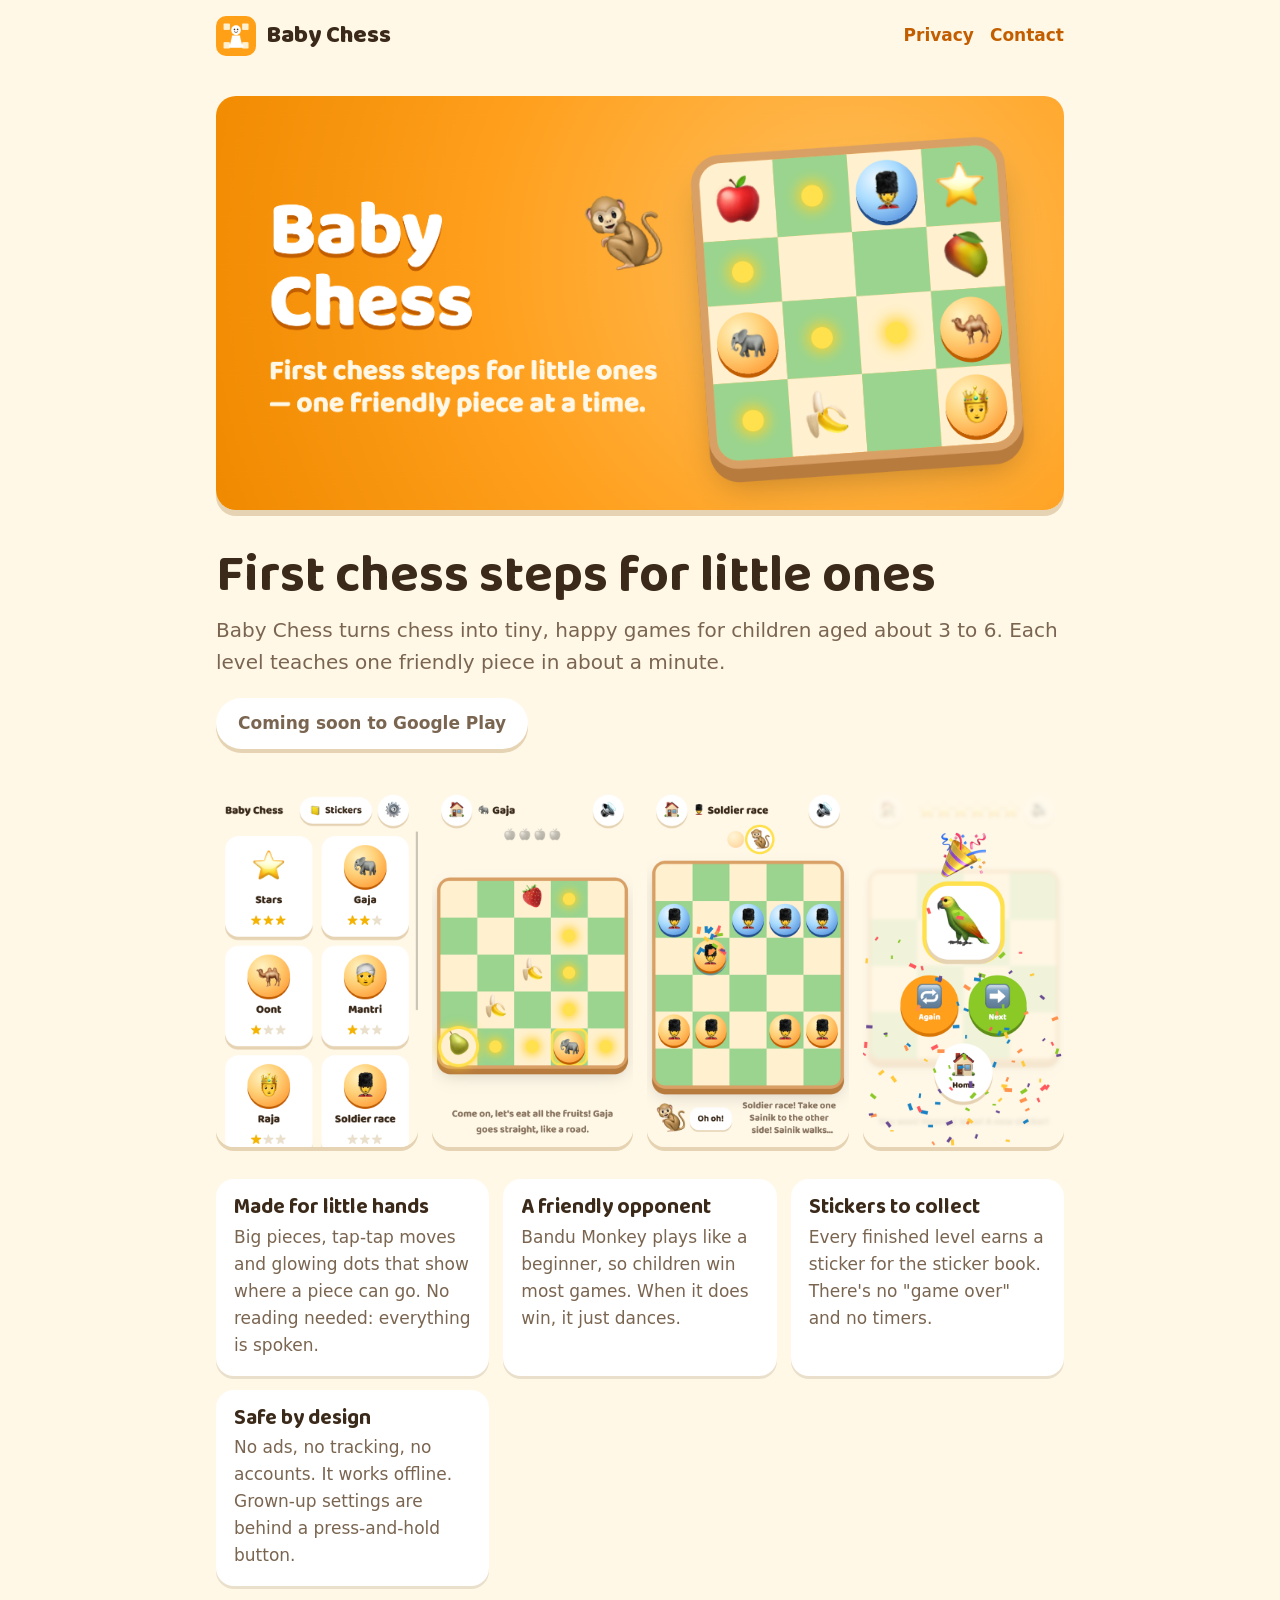
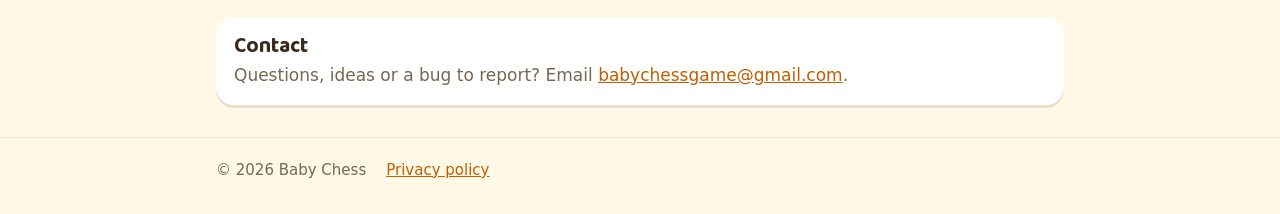
<file: index.html>
<!doctype html>
<html lang="en">
<head>
  <meta charset="utf-8">
  <meta name="viewport" content="width=device-width, initial-scale=1">
  <title>Baby Chess</title>
  <meta name="description" content="Tiny chess games for ages 3–6: friendly pieces, glowing moves, stickers. No ads, no tracking.">
  <link rel="icon" href="img/icon.png">
  <link rel="stylesheet" href="style.css">
</head>
<body>
  <header class="top">
    <div class="wrap">
      <a class="brand" href="./"><img src="img/icon.png" alt="">Baby Chess</a>
      <nav><a href="privacy.html">Privacy</a><a href="#contact">Contact</a></nav>
    </div>
  </header>

  <main class="wrap">
    <section class="hero">
      <img class="feature" src="img/feature.png" width="1024" height="500"
           alt="Baby Chess: a friendly chess board with an elephant, a camel, a king and a cheeky monkey">
      <h1>First chess steps for little ones</h1>
      <p class="lead">Baby Chess turns chess into tiny, happy games for children aged about 3 to 6. Each level teaches one friendly piece in about a minute.</p>
      <span class="badge soon">Coming soon to Google Play</span>
    </section>

    <section class="shots" aria-label="Screenshots">
      <img src="img/2-home.png" width="540" height="960" alt="Level map with stars earned">
      <img src="img/3-gaja-level.png" width="540" height="960" alt="Gaja the elephant moving in straight lines to eat fruit">
      <img src="img/5-monkey-race.png" width="540" height="960" alt="Soldier race against Bandu Monkey">
      <img src="img/6-sticker-win.png" width="540" height="960" alt="Winning a new sticker with confetti">
    </section>

    <section class="cards">
      <div class="card"><h3>Made for little hands</h3><p>Big pieces, tap-tap moves and glowing dots that show where a piece can go. No reading needed: everything is spoken.</p></div>
      <div class="card"><h3>A friendly opponent</h3><p>Bandu Monkey plays like a beginner, so children win most games. When it does win, it just dances.</p></div>
      <div class="card"><h3>Stickers to collect</h3><p>Every finished level earns a sticker for the sticker book. There's no "game over" and no timers.</p></div>
      <div class="card"><h3>Safe by design</h3><p>No ads, no tracking, no accounts. It works offline. Grown-up settings are behind a press-and-hold button.</p></div>
    </section>

    <section id="contact" class="card" style="margin-bottom:32px">
      <h3>Contact</h3>
      <p>Questions, ideas or a bug to report? Email <a href="mailto:babychessgame@gmail.com">babychessgame@gmail.com</a>.</p>
    </section>
  </main>

  <footer>
    <div class="wrap">
      <span>© 2026 Baby Chess</span>
      <a href="privacy.html">Privacy policy</a>
    </div>
  </footer>
</body>
</html>
</file>
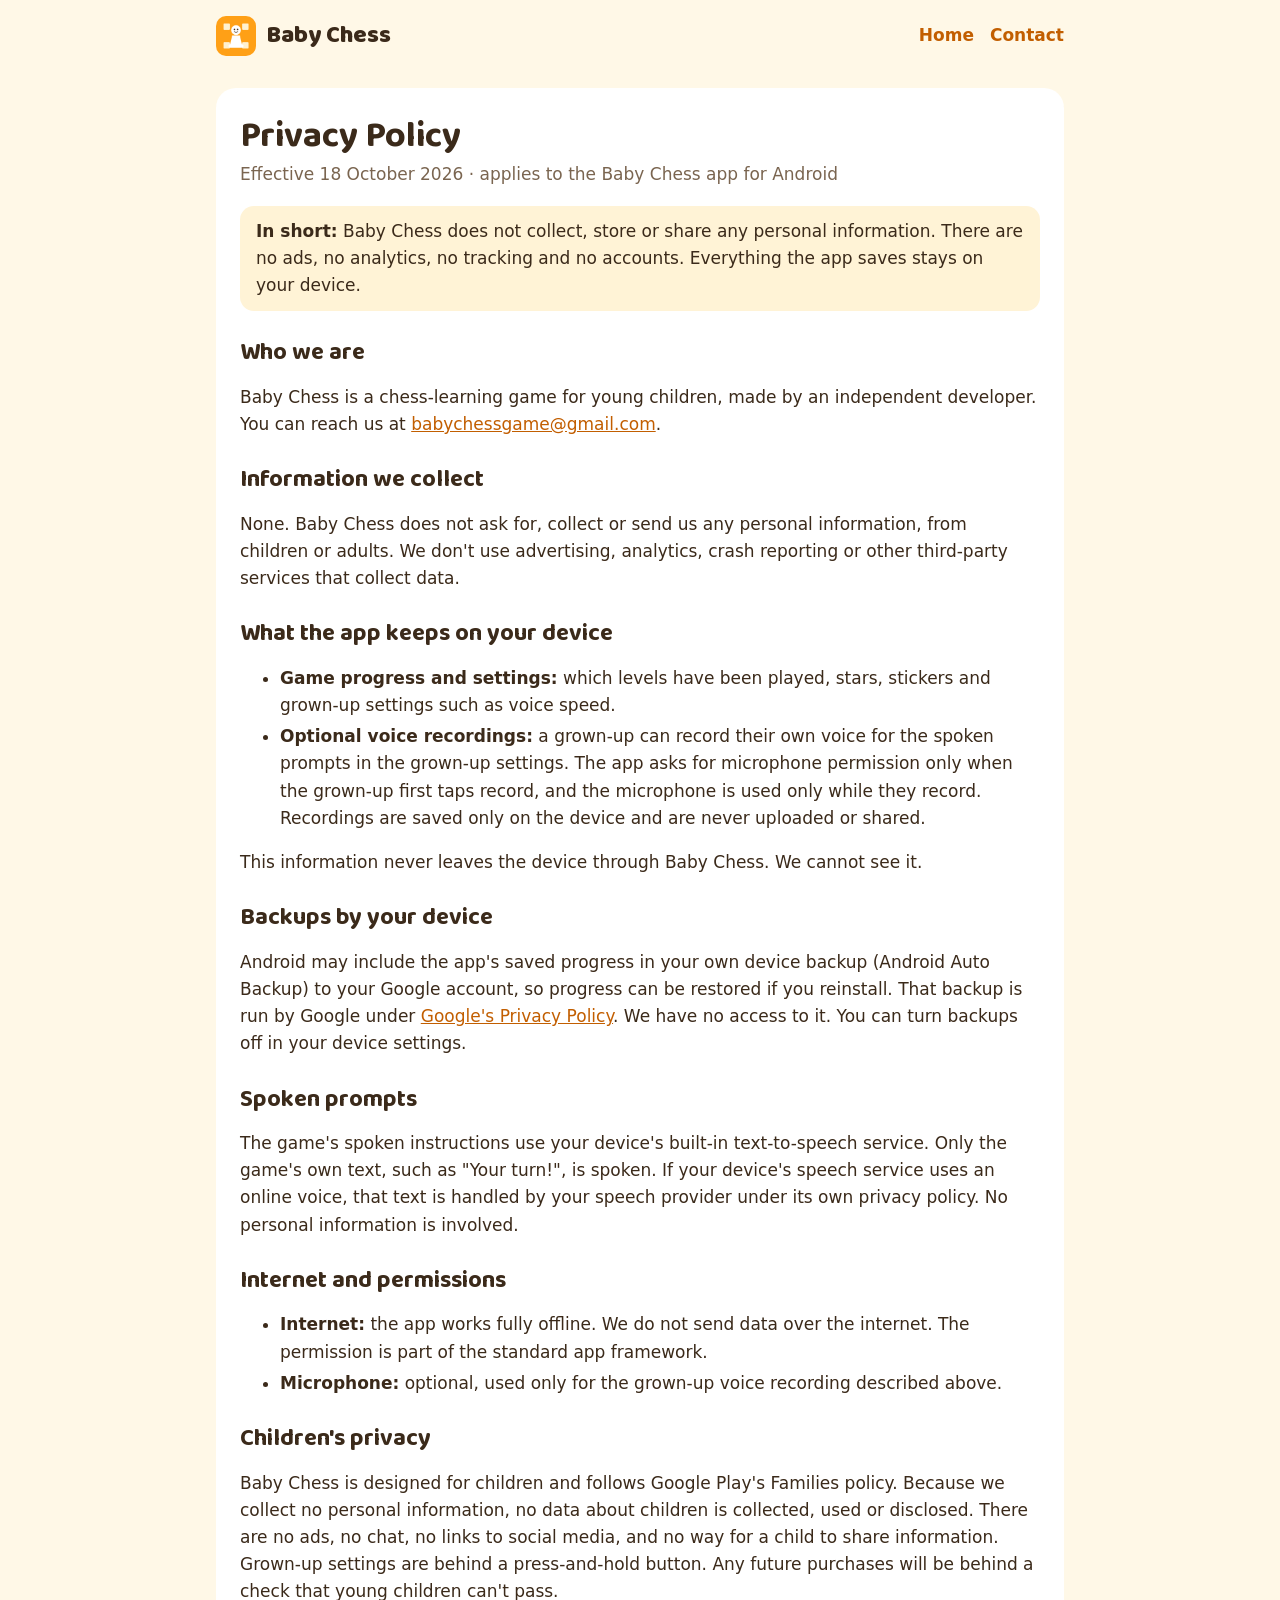
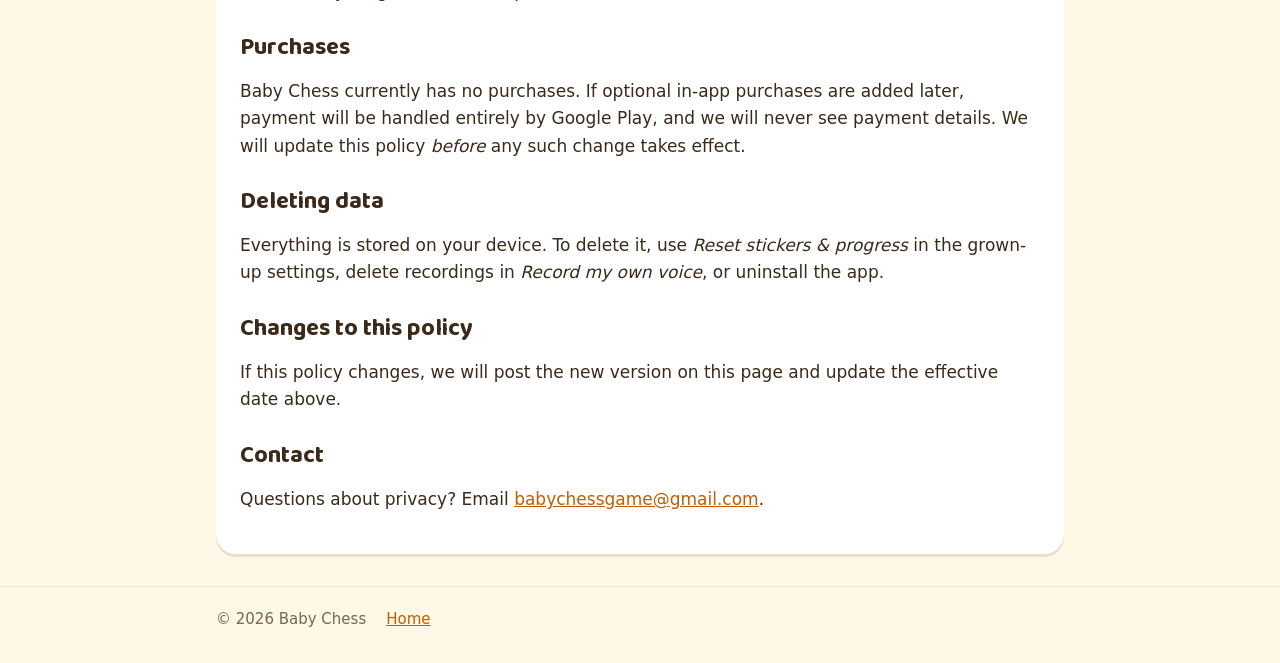
<file: privacy.html>
<!doctype html>
<html lang="en">
<head>
  <meta charset="utf-8">
  <meta name="viewport" content="width=device-width, initial-scale=1">
  <title>Privacy Policy · Baby Chess</title>
  <meta name="description" content="Baby Chess collects no personal data: no ads, no tracking, no accounts.">
  <link rel="icon" href="img/icon.png">
  <link rel="stylesheet" href="style.css">
</head>
<body>
  <header class="top">
    <div class="wrap">
      <a class="brand" href="./"><img src="img/icon.png" alt="">Baby Chess</a>
      <nav><a href="./">Home</a><a href="#contact">Contact</a></nav>
    </div>
  </header>

  <main class="wrap">
    <article class="doc">
      <h1>Privacy Policy</h1>
      <p class="meta">Effective 18 October 2026 · applies to the Baby Chess app for Android</p>

      <p class="summary"><strong>In short:</strong> Baby Chess does not collect, store or share any personal information. There are no ads, no analytics, no tracking and no accounts. Everything the app saves stays on your device.</p>

      <h2>Who we are</h2>
      <p>Baby Chess is a chess-learning game for young children, made by an independent developer. You can reach us at <a href="mailto:babychessgame@gmail.com">babychessgame@gmail.com</a>.</p>

      <h2>Information we collect</h2>
      <p>None. Baby Chess does not ask for, collect or send us any personal information, from children or adults. We don't use advertising, analytics, crash reporting or other third-party services that collect data.</p>

      <h2>What the app keeps on your device</h2>
      <ul>
        <li><strong>Game progress and settings:</strong> which levels have been played, stars, stickers and grown-up settings such as voice speed.</li>
        <li><strong>Optional voice recordings:</strong> a grown-up can record their own voice for the spoken prompts in the grown-up settings. The app asks for microphone permission only when the grown-up first taps record, and the microphone is used only while they record. Recordings are saved only on the device and are never uploaded or shared.</li>
      </ul>
      <p>This information never leaves the device through Baby Chess. We cannot see it.</p>

      <h2>Backups by your device</h2>
      <p>Android may include the app's saved progress in your own device backup (Android Auto Backup) to your Google account, so progress can be restored if you reinstall. That backup is run by Google under <a href="https://policies.google.com/privacy">Google's Privacy Policy</a>. We have no access to it. You can turn backups off in your device settings.</p>

      <h2>Spoken prompts</h2>
      <p>The game's spoken instructions use your device's built-in text-to-speech service. Only the game's own text, such as "Your turn!", is spoken. If your device's speech service uses an online voice, that text is handled by your speech provider under its own privacy policy. No personal information is involved.</p>

      <h2>Internet and permissions</h2>
      <ul>
        <li><strong>Internet:</strong> the app works fully offline. We do not send data over the internet. The permission is part of the standard app framework.</li>
        <li><strong>Microphone:</strong> optional, used only for the grown-up voice recording described above.</li>
      </ul>

      <h2>Children's privacy</h2>
      <p>Baby Chess is designed for children and follows Google Play's Families policy. Because we collect no personal information, no data about children is collected, used or disclosed. There are no ads, no chat, no links to social media, and no way for a child to share information. Grown-up settings are behind a press-and-hold button. Any future purchases will be behind a check that young children can't pass.</p>

      <h2>Purchases</h2>
      <p>Baby Chess currently has no purchases. If optional in-app purchases are added later, payment will be handled entirely by Google Play, and we will never see payment details. We will update this policy <em>before</em> any such change takes effect.</p>

      <h2>Deleting data</h2>
      <p>Everything is stored on your device. To delete it, use <em>Reset stickers &amp; progress</em> in the grown-up settings, delete recordings in <em>Record my own voice</em>, or uninstall the app.</p>

      <h2>Changes to this policy</h2>
      <p>If this policy changes, we will post the new version on this page and update the effective date above.</p>

      <h2 id="contact">Contact</h2>
      <p>Questions about privacy? Email <a href="mailto:babychessgame@gmail.com">babychessgame@gmail.com</a>.</p>
    </article>
  </main>

  <footer>
    <div class="wrap">
      <span>© 2026 Baby Chess</span>
      <a href="./">Home</a>
    </div>
  </footer>
</body>
</html>
</file>
<file: style.css>
@font-face {
  font-family: 'Baloo 2'; font-weight: 400 800; font-display: swap;
  src: url(fonts/baloo2-latin.woff2) format('woff2');
}
:root {
  --bg: #fff8e7; --ink: #3b2a1a; --muted: #7a6550; --card: #ffffff;
  --accent: #ff9f1c; --accent-dark: #c25e00; --line: #f1e4cc;
}
* { box-sizing: border-box; }
html { -webkit-text-size-adjust: 100%; }
body {
  margin: 0; background: var(--bg); color: var(--ink);
  font: 17px/1.6 system-ui, -apple-system, 'Segoe UI', Roboto, sans-serif;
}
h1, h2, h3, .brand { font-family: 'Baloo 2', system-ui, sans-serif; line-height: 1.15; }
a { color: var(--accent-dark); }
.wrap { max-width: 880px; margin: 0 auto; padding: 0 16px; }

header.top { padding: 16px 0; }
header.top .wrap { display: flex; align-items: center; gap: 12px; }
.brand { display: flex; align-items: center; gap: 10px; font-size: 24px; font-weight: 800; text-decoration: none; color: var(--ink); }
.brand img { width: 40px; height: 40px; border-radius: 10px; }
nav { margin-left: auto; display: flex; gap: 16px; font-weight: 600; }
nav a { text-decoration: none; }

.hero { padding: 24px 0 8px; }
.hero img.feature { width: 100%; height: auto; border-radius: 20px; box-shadow: 0 6px 0 #e6d3b3; }
.hero h1 { font-size: clamp(34px, 7vw, 52px); margin: 28px 0 8px; }
.hero p.lead { font-size: 20px; color: var(--muted); margin: 0 0 20px; }
.badge {
  display: inline-block; padding: 12px 22px; border-radius: 999px; font-weight: 700;
  background: var(--accent); color: #fff; text-decoration: none; box-shadow: 0 4px 0 var(--accent-dark);
}
.badge.soon { background: #fff; color: var(--muted); box-shadow: 0 4px 0 #e6d3b3; }

.shots { display: grid; grid-template-columns: repeat(auto-fit, minmax(150px, 1fr)); gap: 14px; margin: 32px 0; }
.shots img { width: 100%; height: auto; border-radius: 18px; box-shadow: 0 4px 0 #e6d3b3; }

.cards { display: grid; grid-template-columns: repeat(auto-fit, minmax(240px, 1fr)); gap: 14px; margin: 8px 0 32px; }
.card { background: var(--card); border-radius: 18px; padding: 16px 18px; box-shadow: 0 3px 0 #eadfcb; }
.card h3 { margin: 0 0 4px; font-size: 21px; }
.card p { margin: 0; color: var(--muted); }

.doc { background: var(--card); border-radius: 20px; padding: 8px 24px 24px; margin: 16px 0 32px; box-shadow: 0 3px 0 #eadfcb; }
.doc h1 { font-size: 36px; margin: 20px 0 4px; }
.doc h2 { font-size: 24px; margin: 28px 0 6px; }
.doc .meta { color: var(--muted); margin: 0 0 16px; }
.doc .summary { background: #fff3d6; border-radius: 14px; padding: 12px 16px; }
.doc li { margin: 4px 0; }

footer { border-top: 1px solid var(--line); padding: 20px 0 32px; color: var(--muted); font-size: 15px; }
footer .wrap { display: flex; flex-wrap: wrap; gap: 8px 20px; }

@media (max-width: 520px) {
  nav { gap: 12px; font-size: 15px; }
  .brand { font-size: 20px; }
  .doc { padding: 4px 16px 16px; }
}
</file>
